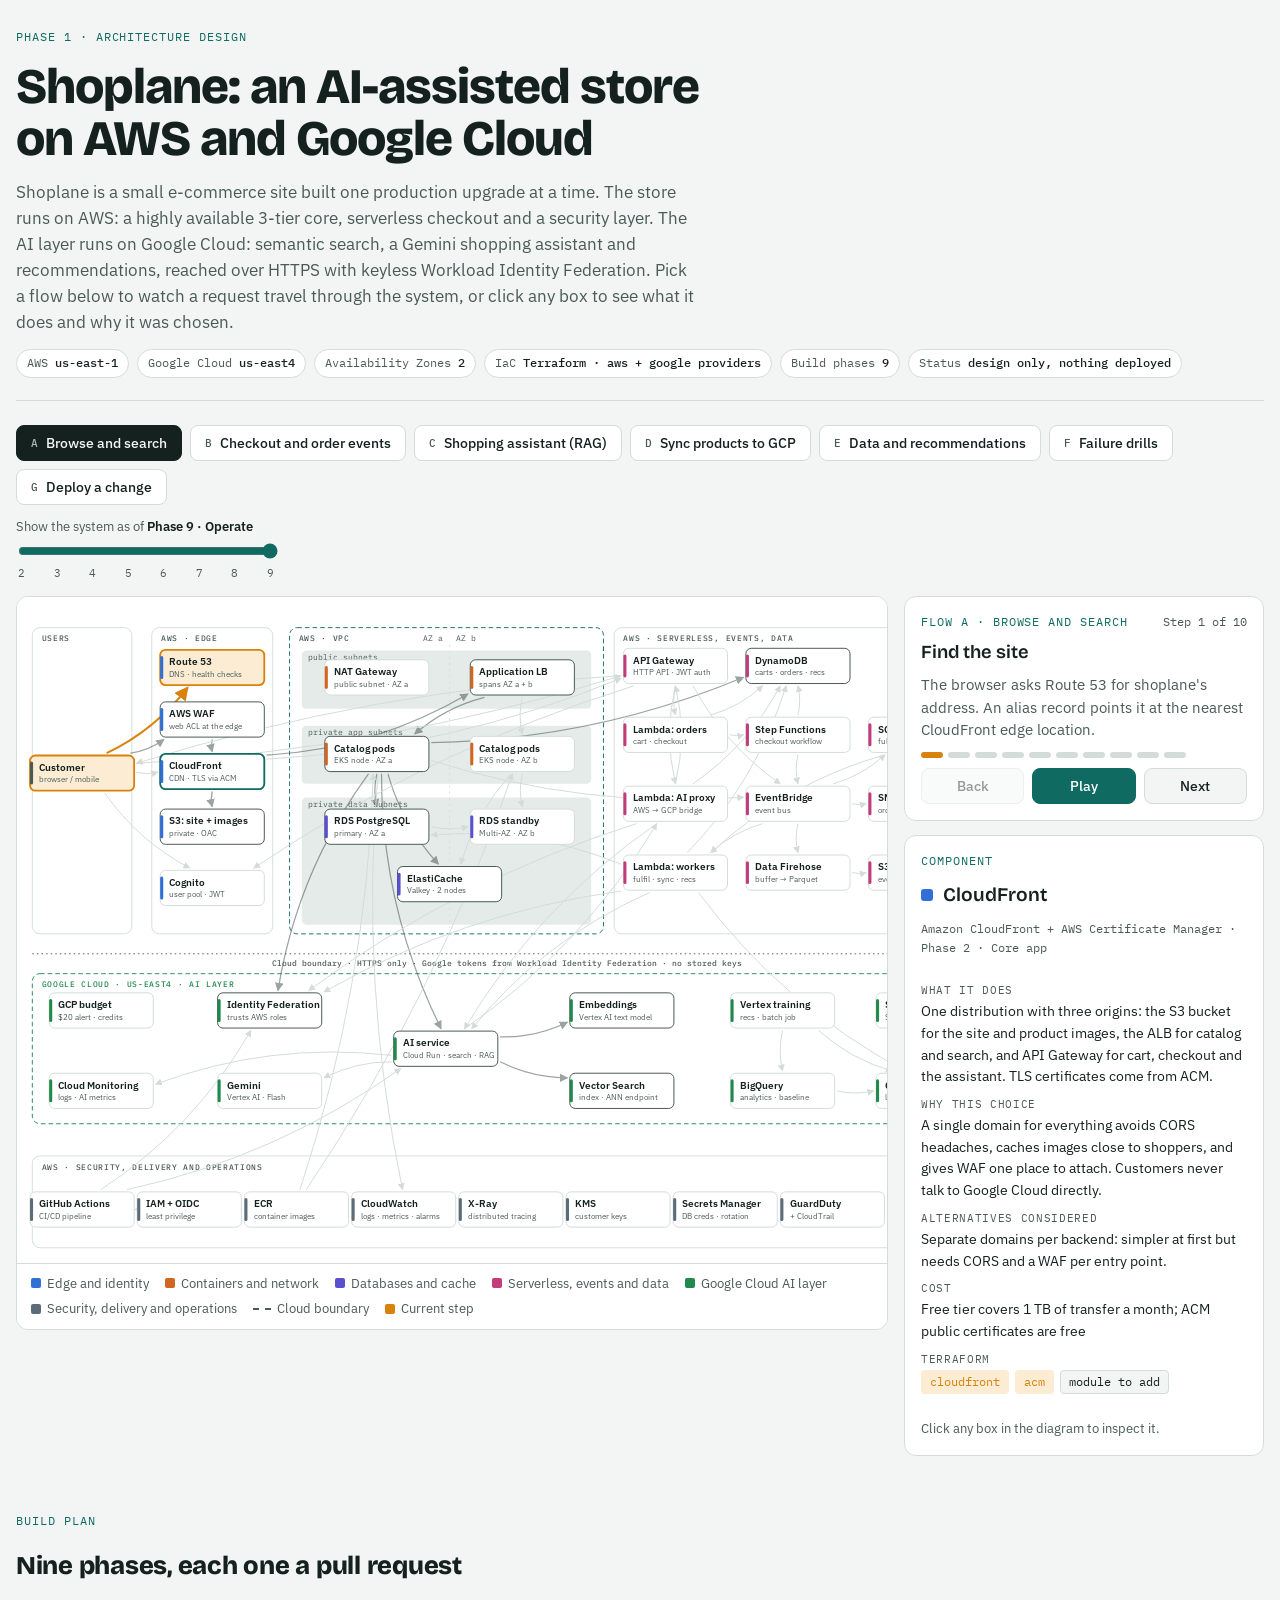
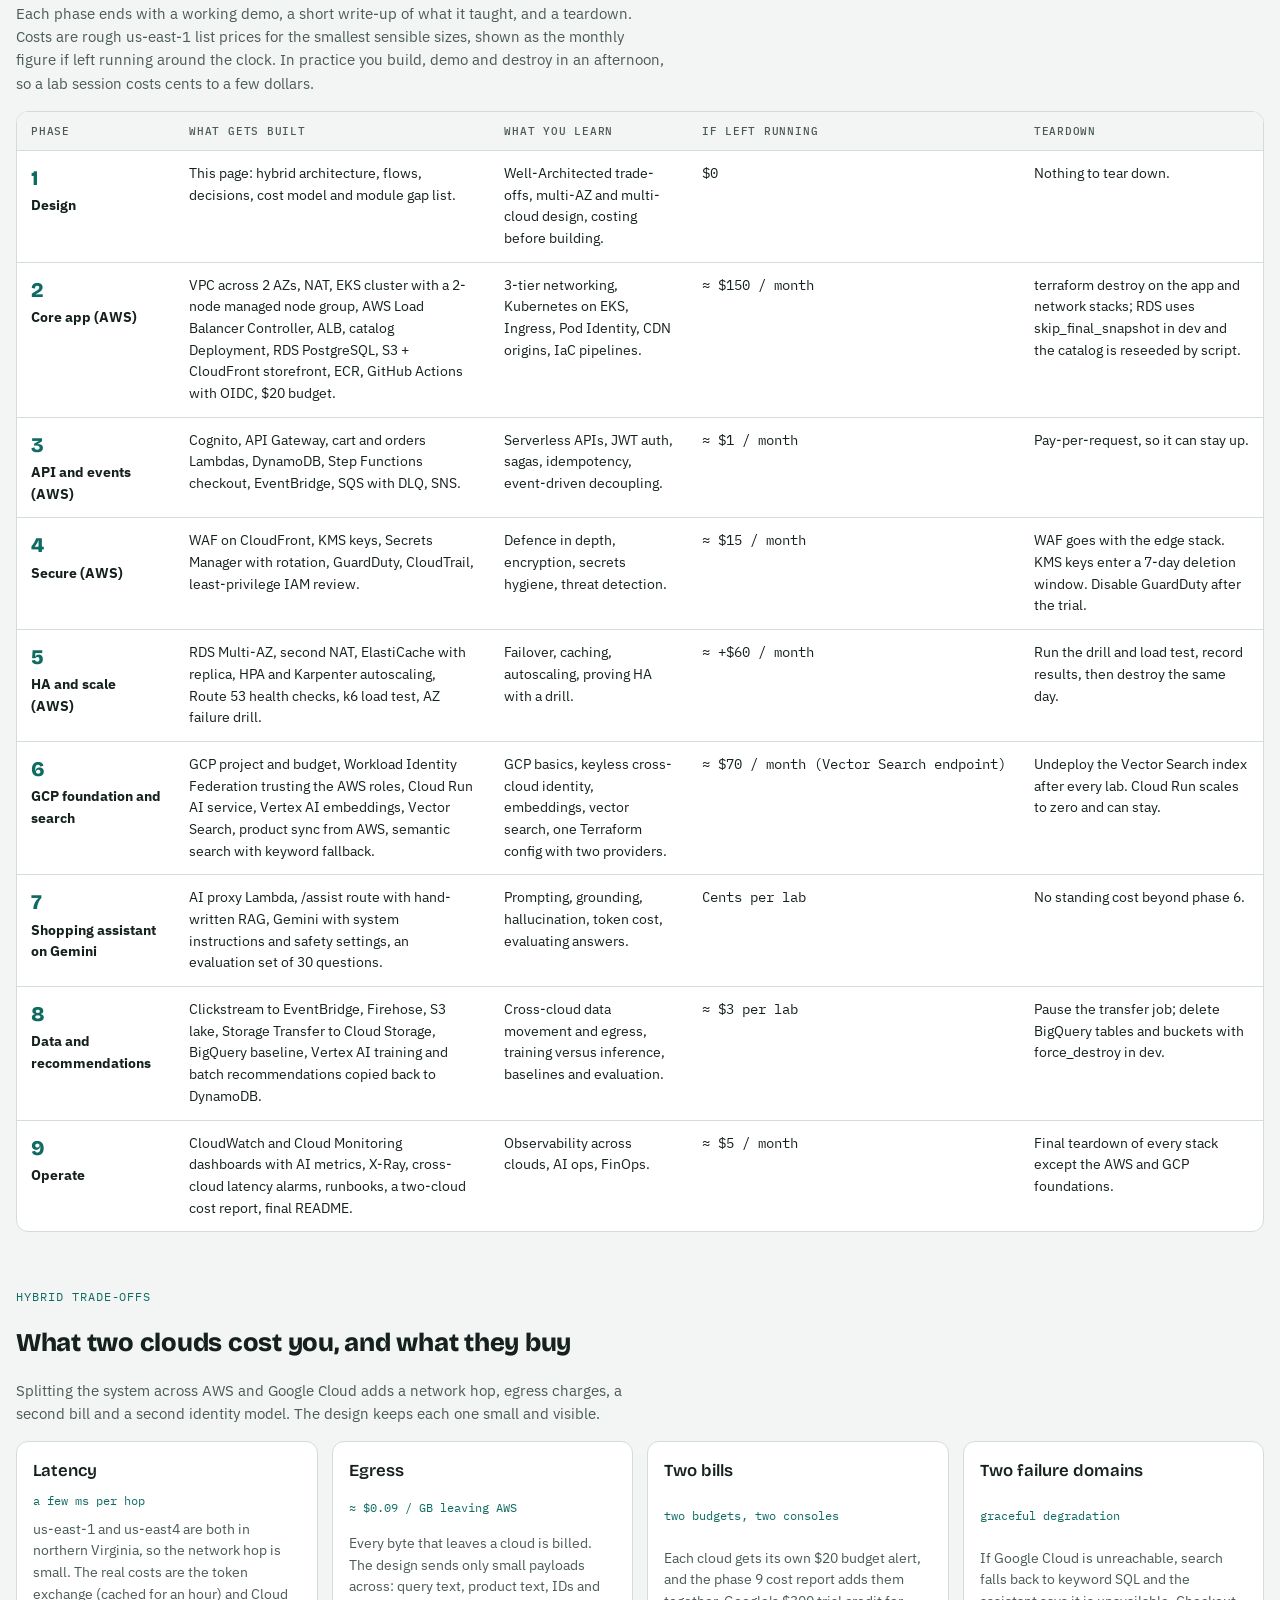
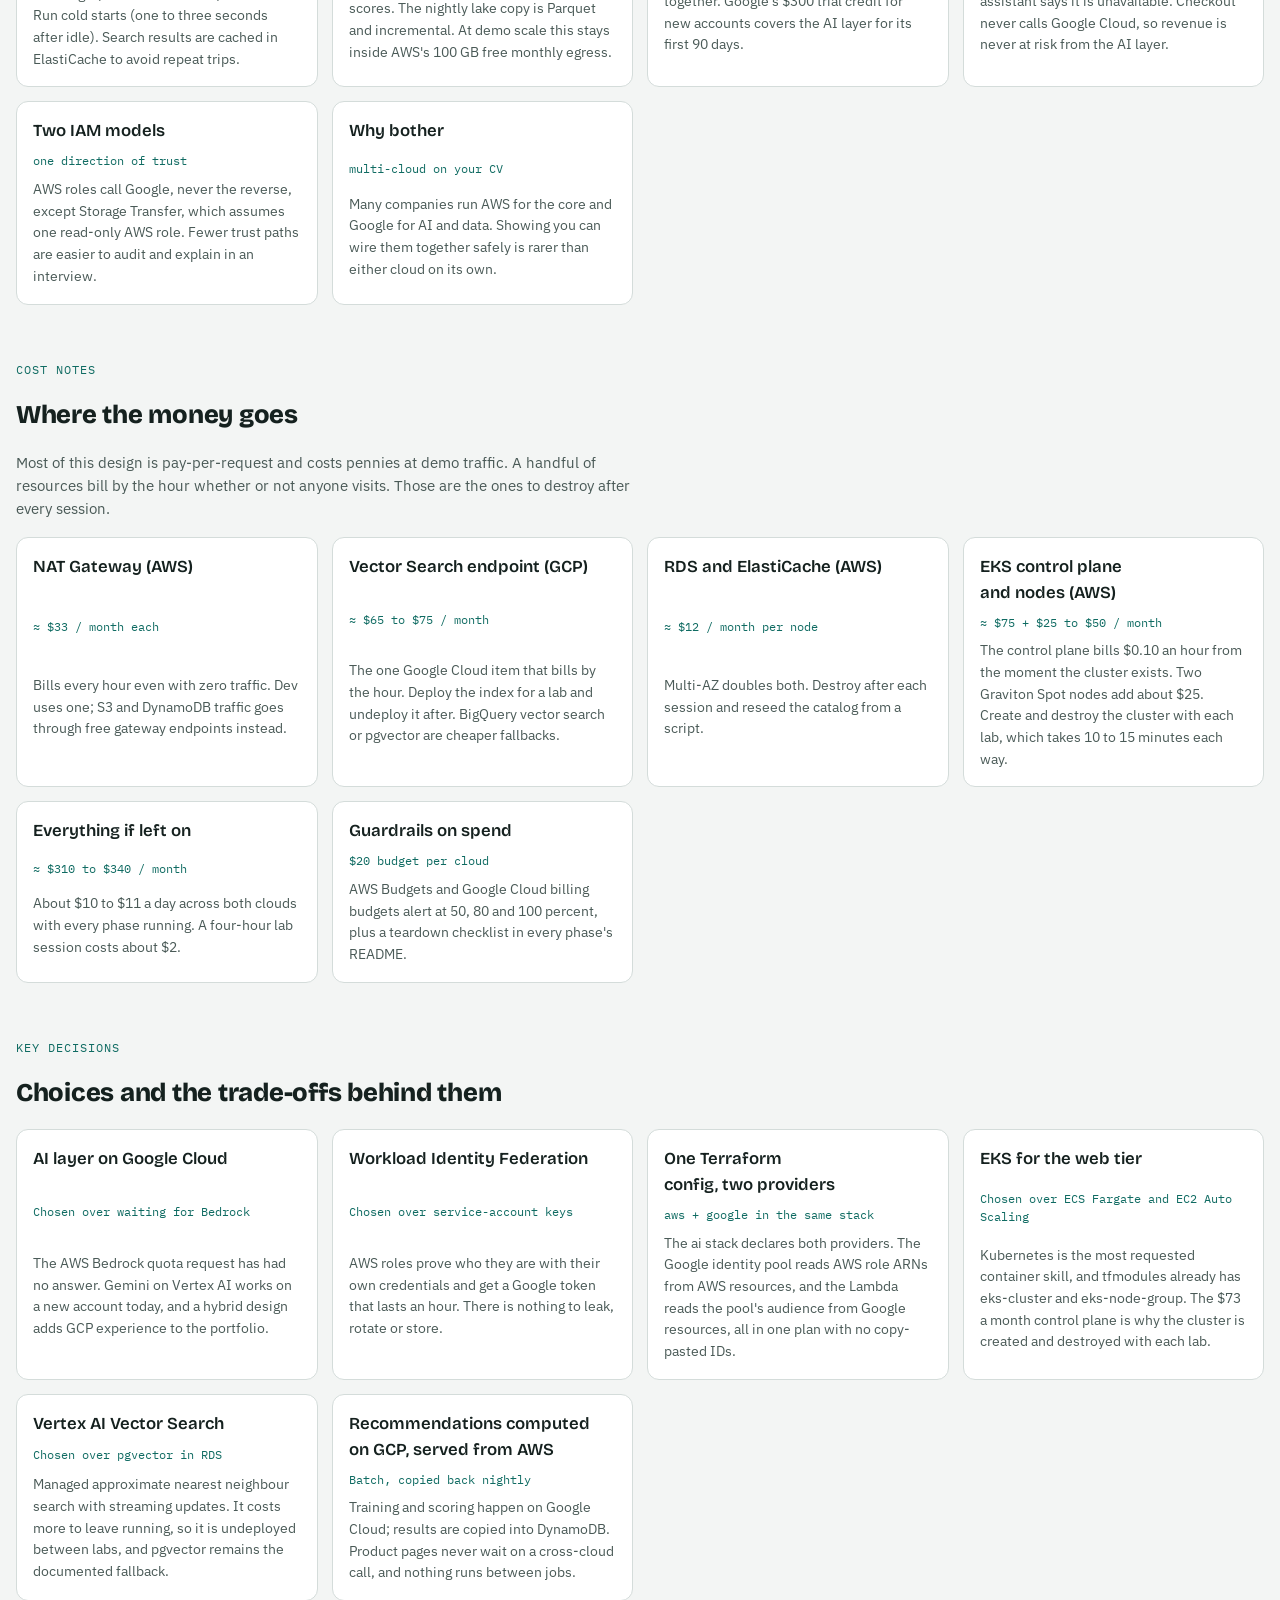
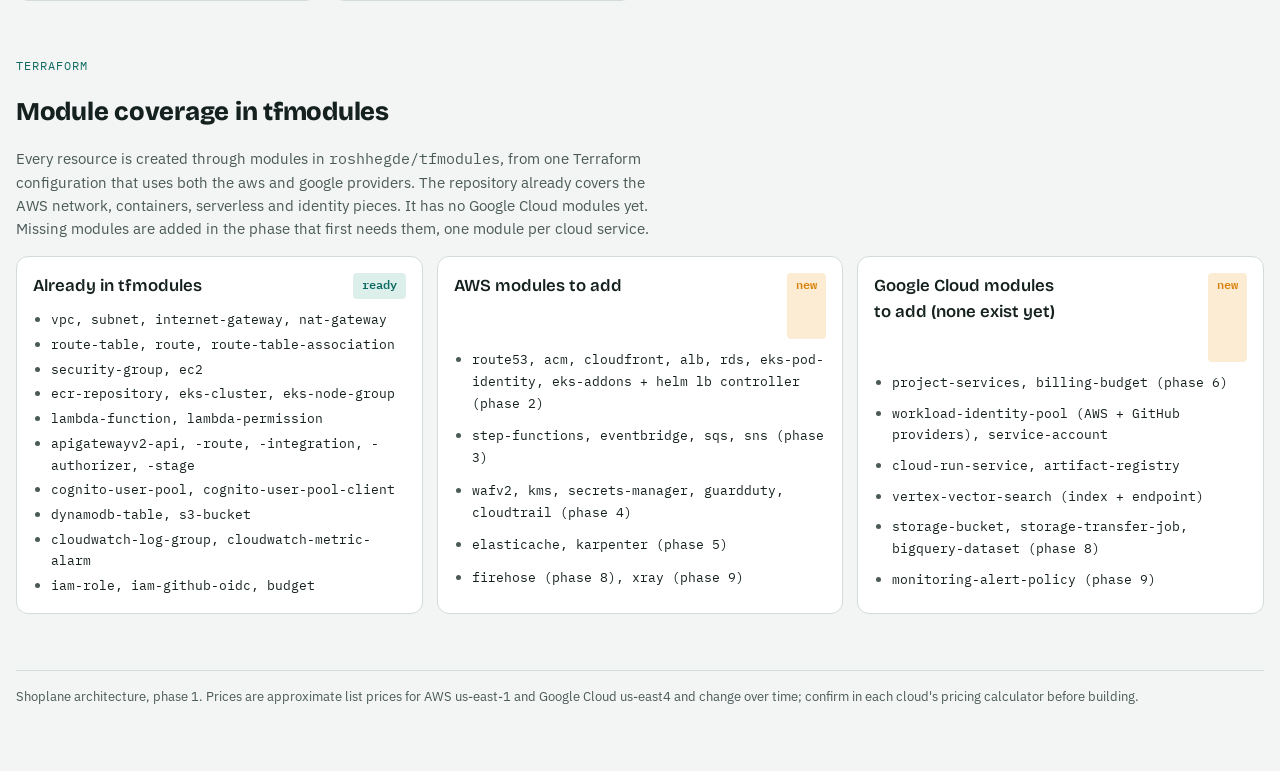
<file: docs/index.html>
<!doctype html>
<html lang="en">
<head>
<meta charset="utf-8">
<meta name="viewport" content="width=device-width, initial-scale=1, viewport-fit=cover">
<style>:root{color-scheme:light;padding-top:env(safe-area-inset-top,0px);padding-bottom:env(safe-area-inset-bottom,0px)}body{margin:0;font:14px system-ui,sans-serif}img{max-width:100%}[hidden]{display:none!important}</style>
<title>Shoplane Architecture</title>
<meta name="claude:viewport-fit-sides" content="cover">
<meta name="description" content="Interactive hybrid architecture for Shoplane: an e-commerce store on AWS with an AI layer on Google Cloud, built phase by phase with Terraform.">
<link rel="preconnect" href="https://fonts.googleapis.com">
<link rel="preconnect" href="https://fonts.gstatic.com" crossorigin>
<link rel="stylesheet" href="https://fonts.googleapis.com/css2?family=Bricolage+Grotesque:opsz,wght@12..96,600;12..96,800&family=IBM+Plex+Sans:wght@400;500;600&family=IBM+Plex+Mono:wght@400;500&display=swap">
<style>
/* Layout: a blueprint bench. Header, then a flow toolbar over a wide diagram with a narration rail beside it; reference sections below. */
:root {
  --paper: #f3f5f4;
  --sheet: #ffffff;
  --ink: #15211f;
  --ink-2: #4a5a57;
  --rule: #d4dcda;
  --grid: #e5ebe9;
  --teal: #0f6b62;
  --teal-soft: #dcefeb;
  --amber: #d9820b;
  --amber-soft: #fbecd3;
  --c-edge: #2f6fd6;
  --c-compute: #d0661f;
  --c-data: #5a4fcf;
  --c-serverless: #c23b7a;
  --c-ai: #1f8a4c;
  --c-ops: #5b6b78;
  --f-display: "Bricolage Grotesque", "Segoe UI", system-ui, sans-serif;
  --f-body: "IBM Plex Sans", "Segoe UI", system-ui, sans-serif;
  --f-mono: "IBM Plex Mono", ui-monospace, "SFMono-Regular", Menlo, monospace;
}
@media (prefers-color-scheme: dark) {
  :root:not([data-theme="light"]) {
    --paper: #0f1514; --sheet: #161e1d; --ink: #e4ecea; --ink-2: #9db0ac; --rule: #2a3735; --grid: #1c2725;
    --teal: #4cc3b4; --teal-soft: #173a36; --amber: #f2a93b; --amber-soft: #3b2c12;
    --c-edge: #6aa1ff; --c-compute: #f08a46; --c-data: #9a90ff; --c-serverless: #f070ad; --c-ai: #4cc77f; --c-ops: #95a6b3;
    color-scheme: dark;
  }
}
:root[data-theme="dark"] {
  --paper: #0f1514; --sheet: #161e1d; --ink: #e4ecea; --ink-2: #9db0ac; --rule: #2a3735; --grid: #1c2725;
  --teal: #4cc3b4; --teal-soft: #173a36; --amber: #f2a93b; --amber-soft: #3b2c12;
  --c-edge: #6aa1ff; --c-compute: #f08a46; --c-data: #9a90ff; --c-serverless: #f070ad; --c-ai: #4cc77f; --c-ops: #95a6b3;
  color-scheme: dark;
}
* { box-sizing: border-box; }
body { background: var(--paper); color: var(--ink); font-family: var(--f-body); font-size: 15px; line-height: 1.55; }
.wrap { max-width: 1440px; margin: 0 auto; padding-left: max(16px, env(safe-area-inset-left, 0px)); padding-right: max(16px, env(safe-area-inset-right, 0px)); padding-block: 28px 64px; }
h1, h2, h3 { font-family: var(--f-display); text-wrap: balance; margin: 0; }
h1 { font-size: clamp(2rem, 4.5vw, 3.1rem); font-weight: 800; letter-spacing: -0.02em; line-height: 1.05; }
h2 { font-size: 1.6rem; font-weight: 800; letter-spacing: -0.01em; }
h3 { font-size: 1.05rem; font-weight: 600; }
p { margin: 0; }
.mono { font-family: var(--f-mono); }
.eyebrow { font-family: var(--f-mono); font-size: 12px; letter-spacing: 0.08em; text-transform: uppercase; color: var(--teal); }

header.top { display: grid; gap: 14px; padding-bottom: 22px; border-bottom: 1px solid var(--rule); }
.lede { max-width: 68ch; color: var(--ink-2); font-size: 1.05rem; }
.chips { display: flex; flex-wrap: wrap; gap: 8px; }
.chip { font-family: var(--f-mono); font-size: 12px; padding: 4px 10px; border: 1px solid var(--rule); border-radius: 999px; background: var(--sheet); color: var(--ink-2); }
.chip b { color: var(--ink); font-weight: 500; }

/* Explorer */
.explorer { margin-top: 24px; display: grid; gap: 14px; }
.toolbar { display: flex; flex-wrap: wrap; gap: 12px 24px; align-items: end; justify-content: space-between; }
.flows { display: flex; flex-wrap: wrap; gap: 8px; }
.flows button { font: 500 14px var(--f-body); padding: 8px 14px; border-radius: 8px; border: 1px solid var(--rule); background: var(--sheet); color: var(--ink); cursor: pointer; display: inline-flex; align-items: center; gap: 8px; }
.flows button .k { font-family: var(--f-mono); font-size: 11px; color: var(--ink-2); }
.flows button[aria-pressed="true"] { background: var(--ink); color: var(--paper); border-color: var(--ink); }
.flows button[aria-pressed="true"] .k { color: var(--paper); opacity: .7; }
.flows button:hover { border-color: var(--teal); }
button:focus-visible, [tabindex]:focus-visible, input:focus-visible { outline: 2px solid var(--amber); outline-offset: 2px; }
.phase-ctl { display: grid; gap: 4px; min-width: 260px; }
.phase-ctl label { font-size: 13px; color: var(--ink-2); }
.phase-ctl label b { color: var(--ink); font-weight: 600; }
.phase-ctl input { width: 100%; accent-color: var(--teal); }
.ticks { display: flex; justify-content: space-between; font-family: var(--f-mono); font-size: 11px; color: var(--ink-2); padding: 0 2px; }

.bench { display: grid; grid-template-columns: minmax(0, 1fr) 360px; gap: 16px; align-items: start; }
.stage { background: var(--sheet); border: 1px solid var(--rule); border-radius: 12px; overflow-x: auto; min-width: 0; }
.stage svg { display: block; width: 100%; min-width: 980px; height: auto; }
.rail { display: grid; gap: 14px; min-width: 0; position: sticky; top: calc(env(safe-area-inset-top, 0px) + 12px); }
.card { background: var(--sheet); border: 1px solid var(--rule); border-radius: 12px; padding: 16px; display: grid; gap: 10px; min-width: 0; }
.step-head { display: flex; justify-content: space-between; align-items: baseline; gap: 8px; }
.step-count { white-space: nowrap; font-family: var(--f-mono); font-size: 12px; color: var(--ink-2); font-variant-numeric: tabular-nums; }
.step-title { font-family: var(--f-display); font-weight: 600; font-size: 1.15rem; line-height: 1.25; }
.step-body { color: var(--ink-2); font-size: 14.5px; }
.controls { display: flex; gap: 8px; }
.controls button { flex: 1; font: 500 14px var(--f-body); padding: 8px 10px; border-radius: 8px; border: 1px solid var(--rule); background: var(--paper); color: var(--ink); cursor: pointer; }
.controls button.primary { background: var(--teal); color: var(--sheet); border-color: var(--teal); }
.controls button:disabled { opacity: .45; cursor: default; }
.dots { display: flex; flex-wrap: wrap; gap: 5px; }
.dots button { width: 22px; height: 6px; border-radius: 3px; border: 0; padding: 0; background: var(--rule); cursor: pointer; }
.dots button.on { background: var(--amber); }
.dots button.done { background: var(--teal); }

.comp-title { display: flex; align-items: center; gap: 10px; }
.swatch { width: 12px; height: 12px; border-radius: 3px; flex: none; }
.comp-title h3 { font-size: 1.2rem; }
.comp-svc { font-family: var(--f-mono); font-size: 12px; color: var(--ink-2); }
.kv { display: grid; gap: 8px; }
.kv div { display: grid; gap: 2px; }
.kv dt { font-family: var(--f-mono); font-size: 11px; letter-spacing: .06em; text-transform: uppercase; color: var(--ink-2); }
.kv dd { margin: 0; font-size: 14px; }
.tags { display: flex; flex-wrap: wrap; gap: 6px; }
.tag { font-family: var(--f-mono); font-size: 11.5px; padding: 2px 8px; border-radius: 4px; background: var(--paper); border: 1px solid var(--rule); }
.tag.have { background: var(--teal-soft); border-color: transparent; color: var(--teal); }
.tag.gap { background: var(--amber-soft); border-color: transparent; color: var(--amber); }
.hint { font-size: 13px; color: var(--ink-2); }

/* SVG */
.zone rect { fill: none; stroke: var(--rule); stroke-width: 1.2; }
.zone.vpc rect { stroke: var(--teal); stroke-dasharray: 6 4; }
.zone text { font: 500 11px var(--f-mono); letter-spacing: .08em; fill: var(--ink-2); text-transform: uppercase; }
.az line { stroke: var(--rule); stroke-dasharray: 3 5; }
.zone.gcp rect { stroke: var(--c-ai); stroke-dasharray: 6 4; }
.zone.gcp text { fill: var(--c-ai); }
.boundary line { stroke: var(--ink-2); stroke-width: 1.2; stroke-dasharray: 2 4; }
.boundary text { font: 500 11px var(--f-mono); fill: var(--ink-2); }
.az text, .subnet text { font: 400 10.5px var(--f-mono); fill: var(--ink-2); }
.subnet rect { fill: var(--grid); stroke: none; }
.edge { fill: none; stroke: var(--rule); stroke-width: 1.3; transition: stroke .2s, opacity .2s; }
.edge.inflow { stroke: var(--ink-2); stroke-width: 1.6; opacity: .55; }
.edge.active { stroke: var(--amber); stroke-width: 2.6; opacity: 1; }
.edge.dim { opacity: .12; }
.node { cursor: pointer; transition: opacity .2s; }
.node rect.box { fill: var(--sheet); stroke: var(--rule); stroke-width: 1.3; }
.node.later rect.box { stroke-dasharray: 5 4; }
.node .lbl { font: 600 12.5px var(--f-body); fill: var(--ink); }
.node .sub { font: 400 10.5px var(--f-body); fill: var(--ink-2); }
.node.inflow rect.box { stroke: var(--ink-2); }
.node.active rect.box { stroke: var(--amber); stroke-width: 2.4; fill: var(--amber-soft); }
.node.selected rect.box { stroke: var(--teal); stroke-width: 2.4; }
.node.dim { opacity: .2; }
.node:hover rect.box { stroke: var(--teal); }
.pulse { fill: var(--amber); }
.legend { display: flex; flex-wrap: wrap; gap: 6px 16px; font-size: 12.5px; color: var(--ink-2); padding: 10px 14px; border-top: 1px solid var(--rule); }
.legend span { display: inline-flex; align-items: center; gap: 6px; }
.legend i { width: 10px; height: 10px; border-radius: 2px; display: inline-block; }
.legend .dash { width: 18px; height: 0; border-top: 2px dashed var(--ink-2); border-radius: 0; }

/* Reference sections */
section.ref { margin-top: 56px; display: grid; gap: 16px; }
section.ref > p { max-width: 72ch; color: var(--ink-2); }
.table-wrap { overflow-x: auto; border: 1px solid var(--rule); border-radius: 12px; background: var(--sheet); }
table { border-collapse: collapse; width: 100%; min-width: 860px; font-size: 14px; }
th, td { text-align: left; vertical-align: top; padding: 12px 14px; border-bottom: 1px solid var(--rule); }
th { font: 500 11px var(--f-mono); letter-spacing: .07em; text-transform: uppercase; color: var(--ink-2); background: var(--paper); }
tr:last-child td { border-bottom: 0; }
td.num { font-family: var(--f-mono); font-variant-numeric: tabular-nums; white-space: nowrap; }
td .ph { font-family: var(--f-display); font-weight: 800; font-size: 1.3rem; color: var(--teal); }
td.wait { color: var(--amber); }
.grid2 { display: grid; grid-template-columns: repeat(auto-fit, minmax(300px, 1fr)); gap: 14px; }
.decision { background: var(--sheet); border: 1px solid var(--rule); border-radius: 12px; padding: 16px; display: grid; gap: 8px; }
.decision .pick { font-family: var(--f-mono); font-size: 12px; color: var(--teal); }
.decision p { font-size: 14px; color: var(--ink-2); }
.modlist { display: grid; grid-template-columns: repeat(auto-fit, minmax(300px, 1fr)); gap: 14px; }
.modlist .card h3 { display: flex; justify-content: space-between; gap: 8px; }
.modlist ul { margin: 0; padding-left: 18px; font-size: 14px; color: var(--ink-2); display: grid; gap: 3px; }
.modlist code { font-family: var(--f-mono); font-size: 12.5px; color: var(--ink); }
footer { margin-top: 56px; padding-top: 16px; border-top: 1px solid var(--rule); font-size: 13px; color: var(--ink-2); }

@media (max-width: 1100px) {
  .bench { grid-template-columns: 1fr; }
  .rail { position: static; grid-template-columns: repeat(auto-fit, minmax(300px, 1fr)); }
}
@media (prefers-reduced-motion: reduce) { * { transition: none !important; } }
</style>
</head>
<body>
<div class="wrap">
  <header class="top">
    <span class="eyebrow">Phase 1 · Architecture design</span>
    <h1>Shoplane: an AI-assisted store on AWS and Google Cloud</h1>
    <p class="lede">Shoplane is a small e-commerce site built one production upgrade at a time. The store runs on AWS: a highly available 3-tier core, serverless checkout and a security layer. The AI layer runs on Google Cloud: semantic search, a Gemini shopping assistant and recommendations, reached over HTTPS with keyless Workload Identity Federation. Pick a flow below to watch a request travel through the system, or click any box to see what it does and why it was chosen.</p>
    <div class="chips">
      <span class="chip">AWS <b>us-east-1</b></span><span class="chip">Google Cloud <b>us-east4</b></span>
      <span class="chip">Availability Zones <b>2</b></span>
      <span class="chip">IaC <b>Terraform · aws + google providers</b></span>
      <span class="chip">Build phases <b>9</b></span>
      <span class="chip">Status <b>design only, nothing deployed</b></span>
    </div>
  </header>

  <div class="explorer">
    <div class="toolbar">
      <div class="flows" id="flows" role="group" aria-label="Request flows"></div>
      <div class="phase-ctl">
        <label for="phase">Show the system as of <b id="phaseName">Phase 9 · Operate</b></label>
        <input type="range" id="phase" min="2" max="9" step="1" value="9">
        <div class="ticks"><span>2</span><span>3</span><span>4</span><span>5</span><span>6</span><span>7</span><span>8</span><span>9</span></div>
      </div>
    </div>

    <div class="bench">
      <div class="stage">
        <svg id="diagram" viewBox="0 0 1280 870" role="img" aria-label="Shoplane architecture diagram"></svg>
        <div class="legend" id="legend"></div>
      </div>
      <aside class="rail">
        <div class="card" aria-live="polite">
          <div class="step-head"><span class="eyebrow" id="flowName">Flow</span><span class="step-count" id="stepCount"></span></div>
          <div class="step-title" id="stepTitle"></div>
          <p class="step-body" id="stepBody"></p>
          <div class="dots" id="dots"></div>
          <div class="controls">
            <button type="button" id="prev">Back</button>
            <button type="button" id="play" class="primary">Play</button>
            <button type="button" id="next">Next</button>
          </div>
        </div>
        <div class="card" id="comp"></div>
      </aside>
    </div>
  </div>

  <section class="ref" id="roadmap">
    <span class="eyebrow">Build plan</span>
    <h2>Nine phases, each one a pull request</h2>
    <p>Each phase ends with a working demo, a short write-up of what it taught, and a teardown. Costs are rough us-east-1 list prices for the smallest sensible sizes, shown as the monthly figure if left running around the clock. In practice you build, demo and destroy in an afternoon, so a lab session costs cents to a few dollars.</p>
    <div class="table-wrap"><table id="phaseTable">
      <thead><tr><th>Phase</th><th>What gets built</th><th>What you learn</th><th>If left running</th><th>Teardown</th></tr></thead>
      <tbody></tbody>
    </table></div>
  </section>

  <section class="ref" id="tradeoffs">
    <span class="eyebrow">Hybrid trade-offs</span>
    <h2>What two clouds cost you, and what they buy</h2>
    <p>Splitting the system across AWS and Google Cloud adds a network hop, egress charges, a second bill and a second identity model. The design keeps each one small and visible.</p>
    <div class="grid2" id="tradeCards"></div>
  </section>

  <section class="ref" id="costs">
    <span class="eyebrow">Cost notes</span>
    <h2>Where the money goes</h2>
    <p>Most of this design is pay-per-request and costs pennies at demo traffic. A handful of resources bill by the hour whether or not anyone visits. Those are the ones to destroy after every session.</p>
    <div class="grid2" id="costCards"></div>
  </section>

  <section class="ref" id="decisions">
    <span class="eyebrow">Key decisions</span>
    <h2>Choices and the trade-offs behind them</h2>
    <div class="grid2" id="decisionCards"></div>
  </section>

  <section class="ref" id="modules">
    <span class="eyebrow">Terraform</span>
    <h2>Module coverage in tfmodules</h2>
    <p>Every resource is created through modules in <span class="mono">roshhegde/tfmodules</span>, from one Terraform configuration that uses both the aws and google providers. The repository already covers the AWS network, containers, serverless and identity pieces. It has no Google Cloud modules yet. Missing modules are added in the phase that first needs them, one module per cloud service.</p>
    <div class="modlist" id="modCards"></div>
  </section>

  <footer>Shoplane architecture, phase 1. Prices are approximate list prices for AWS us-east-1 and Google Cloud us-east4 and change over time; confirm in each cloud's pricing calculator before building.</footer>
</div>

<script>
const CAT = {
  edge: { name: "Edge and identity", v: "--c-edge" },
  compute: { name: "Containers and network", v: "--c-compute" },
  data: { name: "Databases and cache", v: "--c-data" },
  serverless: { name: "Serverless, events and data", v: "--c-serverless" },
  gcp: { name: "Google Cloud AI layer", v: "--c-ai" },
  ops: { name: "Security, delivery and operations", v: "--c-ops" },
  client: { name: "People", v: "--ink-2" }
};
const PHASES = {
  2: "Core app", 3: "API and events", 4: "Secure", 5: "HA and scale",
  6: "GCP foundation and search", 7: "Shopping assistant on Gemini", 8: "Data and recommendations", 9: "Operate"
};

const N = [
  { id: "user", x: 85, y: 230, cat: "client", phase: 2, label: "Customer", sub: "browser / mobile",
    svc: "Not a cloud service",
    what: "A shopper browsing the catalog, searching, chatting with the assistant and checking out.",
    why: "Every flow starts here. Thinking from the customer's side keeps the design honest about latency and failure: they only see the page load or not.",
    mod: null, cost: "None" },

  { id: "r53", x: 255, y: 92, cat: "edge", phase: 2, label: "Route 53", sub: "DNS · health checks",
    svc: "Amazon Route 53",
    what: "Hosts the shoplane domain and answers DNS queries with an alias record that points to CloudFront. In phase 5 it gains health checks for failover.",
    why: "Alias records to CloudFront are free to query and resolve at the apex domain, which a plain CNAME can't do.",
    alt: "Registrar DNS: fewer moving parts, but no health checks or alias records.",
    mod: { s: "gap", n: "route53" }, cost: "$0.50 per hosted zone per month, $0.50 per health check" },

  { id: "waf", x: 255, y: 160, cat: "edge", phase: 4, label: "AWS WAF", sub: "web ACL at the edge",
    svc: "AWS WAF v2",
    what: "Inspects every request at the edge: AWS managed rules for common exploits and SQL injection, a per-IP rate limit, and a stricter limit and body-size cap on the AI assistant endpoint.",
    why: "Attached to CloudFront it blocks bad traffic before it reaches the ALB, API Gateway or a paid Gemini call. The AI endpoint gets its own rules because each request costs real money.",
    alt: "Shield Advanced for DDoS cost protection; too expensive ($3,000 a month) for a portfolio project. Shield Standard is on by default and free.",
    mod: { s: "gap", n: "wafv2" }, cost: "About $5 per web ACL plus $1 per rule per month, and $0.60 per million requests" },

  { id: "cf", x: 255, y: 228, cat: "edge", phase: 2, label: "CloudFront", sub: "CDN · TLS via ACM",
    svc: "Amazon CloudFront + AWS Certificate Manager",
    what: "One distribution with three origins: the S3 bucket for the site and product images, the ALB for catalog and search, and API Gateway for cart, checkout and the assistant. TLS certificates come from ACM.",
    why: "A single domain for everything avoids CORS headaches, caches images close to shoppers, and gives WAF one place to attach. Customers never talk to Google Cloud directly.",
    alt: "Separate domains per backend: simpler at first but needs CORS and a WAF per entry point.",
    mod: { s: "gap", n: "cloudfront, acm" }, cost: "Free tier covers 1 TB of transfer a month; ACM public certificates are free" },

  { id: "s3web", x: 255, y: 300, cat: "edge", phase: 2, label: "S3: site + images", sub: "private · OAC",
    svc: "Amazon S3",
    what: "Holds the built single-page storefront and product images. The bucket stays private and only CloudFront can read it, through Origin Access Control.",
    why: "Static files don't need servers. Serving them from S3 behind CloudFront is cheap and scales without any work.",
    mod: { s: "have", n: "s3-bucket" }, cost: "Cents per month at this size" },

  { id: "cognito", x: 255, y: 380, cat: "edge", phase: 3, label: "Cognito", sub: "user pool · JWT",
    svc: "Amazon Cognito",
    what: "Customer sign-up and sign-in. Issues JWTs that API Gateway checks before cart, checkout or assistant calls reach Lambda.",
    why: "Managed auth with no password storage to secure yourself, and the JWT authorizer on API Gateway needs no custom code. Same pattern as the job tracker project.",
    mod: { s: "have", n: "cognito-user-pool, cognito-user-pool-client" }, cost: "Free up to 10,000 monthly active users on the Lite tier" },

  { id: "nat", x: 470, y: 105, cat: "compute", phase: 2, label: "NAT Gateway", sub: "public subnet · AZ a",
    svc: "Amazon VPC NAT Gateway",
    what: "Lets tasks in private subnets reach the internet for outbound calls, including the HTTPS calls to Google Cloud, without being reachable from it. Gateway endpoints carry S3 and DynamoDB traffic for free instead.",
    why: "Private subnets with no inbound route are the baseline for a 3-tier design. One NAT in dev saves about $33 a month; phase 5 adds a second so losing AZ a doesn't cut off AZ b.",
    alt: "Interface VPC endpoints for ECR, Secrets Manager and CloudWatch: about $7 per endpoint per AZ, so a NAT is cheaper until you need several.",
    mod: { s: "have", n: "vpc, subnet, nat-gateway, route-table, route" }, cost: "About $33 a month plus $0.045 per GB. The single most expensive idle item on AWS." },

  { id: "alb", x: 660, y: 105, cat: "compute", phase: 2, label: "Application LB", sub: "spans AZ a + b",
    svc: "Elastic Load Balancing (ALB)",
    what: "Receives catalog and search traffic from CloudFront and spreads it across healthy catalog pods in both AZs. The AWS Load Balancer Controller running in the cluster creates it from a Kubernetes Ingress and registers pod IPs directly as targets.",
    why: "The ALB is what makes the web tier highly available: it lives in two AZs and only sends traffic to pods that pass health checks. A security group lets in only CloudFront's managed prefix list.",
    alt: "API Gateway in front of everything: works, but ALB to containers is the classic 3-tier pattern recruiters expect to see.",
    mod: { s: "gap", n: "alb" }, cost: "About $16 a month plus load balancer capacity units" },

  { id: "ecsA", x: 470, y: 205, cat: "compute", phase: 2, label: "Catalog pods", sub: "EKS node · AZ a",
    svc: "Amazon EKS (managed node group, image in ECR)",
    what: "A small containerised API (Python FastAPI) for product listing, product pages and search. For a search it asks the AI service on Google Cloud for matching product IDs, then loads those products from Postgres.",
    why: "Kubernetes is what most job ads ask for, and your tfmodules already have eks-cluster and eks-node-group. A Deployment with a topology spread constraint keeps pods in both AZs. EKS Pod Identity gives the pods their own AWS role, which Google's federation trusts. If Google Cloud is slow or down, search falls back to a plain SQL keyword search.",
    alt: "ECS Fargate: cheaper to leave running and less to manage, but less in demand. EC2 Auto Scaling group: the textbook SAA answer.",
    learn: "Kubernetes on AWS: Deployments, Services, Ingress, Pod Identity, probes, HPA, node scaling.",
    mod: { s: "have", n: "eks-cluster, eks-node-group" }, cost: "Control plane $0.10 an hour (about $73 a month), plus nodes" },

  { id: "ecsB", x: 660, y: 205, cat: "compute", phase: 2, label: "Catalog pods", sub: "EKS node · AZ b",
    svc: "Amazon EKS managed node group",
    what: "The second node of the managed node group, in the other Availability Zone, running more catalog pods. Kubernetes keeps the desired replica count and reschedules pods that fail.",
    why: "If AZ a has a bad day, these pods keep serving while Kubernetes reschedules the rest. Phase 5 adds a Horizontal Pod Autoscaler for pods and Karpenter or Cluster Autoscaler for nodes.",
    alt: "Graviton Spot nodes keep the bill down; a PodDisruptionBudget keeps at least one pod up during Spot interruptions.",
    mod: { s: "have", n: "eks-node-group" }, cost: "About $12 a month per t4g.medium on Spot, about $25 On-Demand" },

  { id: "rdsP", x: 470, y: 300, cat: "data", phase: 2, label: "RDS PostgreSQL", sub: "primary · AZ a",
    svc: "Amazon RDS for PostgreSQL",
    what: "Source of truth for products, prices, inventory and FAQ articles. Every product change is also published as an event so the AI layer on Google Cloud can re-embed it.",
    why: "Relational data with real constraints. The vectors now live in Vertex AI Vector Search, so Postgres stays a plain transactional database and also serves the keyword-search fallback.",
    alt: "Aurora Serverless v2: faster failover, higher minimum cost. pgvector in this database: cheaper than Vector Search, kept as the fallback option if GCP costs run high.",
    mod: { s: "gap", n: "rds (instance, subnet group, parameter group)" }, cost: "About $12 a month for db.t4g.micro single-AZ, plus about $2.30 for 20 GB" },

  { id: "rdsS", x: 660, y: 300, cat: "data", phase: 5, label: "RDS standby", sub: "Multi-AZ · AZ b",
    svc: "Amazon RDS Multi-AZ",
    what: "A synchronous standby copy of the database in AZ b. If the primary fails, RDS flips the DNS name to the standby, usually within one to two minutes.",
    why: "This is the data-tier half of high availability. It is not a read replica: it serves no traffic until a failover.",
    alt: "Read replicas for scaling reads; a later option once the cache isn't enough.",
    mod: { s: "gap", n: "rds (multi_az = true)" }, cost: "Doubles the instance cost, about +$12 a month" },

  { id: "cache", x: 565, y: 375, cat: "data", phase: 5, label: "ElastiCache", sub: "Valkey · 2 nodes",
    svc: "Amazon ElastiCache (Valkey)",
    what: "Caches product pages, category listings and recent search results, so most reads never touch Postgres or cross to Google Cloud.",
    why: "Product data is read far more than it is written. Caching search results also cuts cross-cloud calls, which saves latency and egress.",
    alt: "CloudFront caching of API responses: helps for anonymous pages, less so for personalised ones.",
    mod: { s: "gap", n: "elasticache" }, cost: "About $12 a month per cache.t4g.micro node" },

  { id: "apigw", x: 860, y: 90, cat: "serverless", phase: 3, label: "API Gateway", sub: "HTTP API · JWT auth",
    svc: "Amazon API Gateway (HTTP API)",
    what: "Front door for cart, checkout, the assistant and clickstream events. Validates Cognito JWTs, throttles, and routes each path to a Lambda function or straight to EventBridge.",
    why: "Spiky, transactional endpoints fit pay-per-request serverless. The job tracker already uses these modules, so this phase reuses proven code.",
    mod: { s: "have", n: "apigatewayv2-api, -route, -integration, -authorizer, -stage" }, cost: "$1 per million requests" },

  { id: "lOrders", x: 860, y: 180, cat: "serverless", phase: 3, label: "Lambda: orders", sub: "cart · checkout",
    svc: "AWS Lambda",
    what: "Adds and removes cart items, then starts the checkout workflow when the customer places an order.",
    why: "Short, stateless handlers that only run when someone shops. Idempotency keys stop a double-click from creating two orders.",
    mod: { s: "have", n: "lambda-function, lambda-permission" }, cost: "Free tier covers 1 million requests a month" },

  { id: "lAssist", x: 860, y: 270, cat: "serverless", phase: 7, label: "Lambda: AI proxy", sub: "AWS → GCP bridge",
    svc: "AWS Lambda",
    what: "Receives assistant requests after API Gateway has checked the customer's JWT, adds the recent chat history from DynamoDB, then calls the AI service on Cloud Run with a short-lived Google token.",
    why: "Customer auth, rate limits and chat history stay on AWS where the customer account lives. Google Cloud only ever sees a signed call from one AWS role, never a customer token.",
    learn: "How one cloud calls another without secrets: AWS credentials are exchanged for a Google token through Workload Identity Federation.",
    mod: { s: "have", n: "lambda-function" }, cost: "Pennies; the Gemini call is the real cost" },

  { id: "lWorkers", x: 860, y: 360, cat: "serverless", phase: 3, label: "Lambda: workers", sub: "fulfil · sync · recs",
    svc: "AWS Lambda",
    what: "Background jobs: process fulfilment messages from SQS, push changed products to Google Cloud for re-embedding (phase 6), and load the nightly recommendations from Cloud Storage into DynamoDB (phase 8).",
    why: "Work the customer shouldn't wait for happens asynchronously, with retries and a dead-letter queue. All cross-cloud calls start from AWS, so identity only has to be trusted in one direction.",
    mod: { s: "have", n: "lambda-function" }, cost: "Pennies" },

  { id: "ddb", x: 1020, y: 90, cat: "serverless", phase: 3, label: "DynamoDB", sub: "carts · orders · recs",
    svc: "Amazon DynamoDB",
    what: "On-demand tables: carts and chat sessions (with TTL so abandoned ones expire), orders keyed by customer, and the recommendations copied back from Google Cloud each night.",
    why: "Key-value access at any scale and it costs nothing when idle. Serving recommendations from here means product pages never wait on a cross-cloud call.",
    mod: { s: "have", n: "dynamodb-table" }, cost: "Cents at demo traffic" },

  { id: "sfn", x: 1020, y: 180, cat: "serverless", phase: 3, label: "Step Functions", sub: "checkout workflow",
    svc: "AWS Step Functions",
    what: "Orchestrates checkout: validate the cart, reserve stock, take a mock payment, confirm the order, and roll back the reservation if payment fails.",
    why: "A saga with compensating steps is easier to reason about as a visible state machine than as nested Lambda calls, and every execution is auditable.",
    mod: { s: "gap", n: "step-functions" }, cost: "4,000 state transitions a month free" },

  { id: "eb", x: 1020, y: 270, cat: "serverless", phase: 3, label: "EventBridge", sub: "event bus",
    svc: "Amazon EventBridge",
    what: "Carries OrderPlaced, ProductUpdated and clickstream events. Rules fan each event out to the queue, the notification topic, the product-sync worker and the data lake.",
    why: "Producers don't need to know who listens. Adding the Google Cloud sync in phase 6 is a new rule, not a code change.",
    mod: { s: "gap", n: "eventbridge" }, cost: "$1 per million events" },

  { id: "sqs", x: 1180, y: 180, cat: "serverless", phase: 3, label: "SQS", sub: "fulfilment + DLQ",
    svc: "Amazon SQS",
    what: "Buffers fulfilment work. Messages that fail three times land in a dead-letter queue with an alarm on it.",
    why: "Decouples order placement from fulfilment so a slow downstream never blocks checkout.",
    mod: { s: "gap", n: "sqs" }, cost: "First million requests a month free" },

  { id: "sns", x: 1180, y: 270, cat: "serverless", phase: 3, label: "SNS", sub: "order emails",
    svc: "Amazon SNS",
    what: "Sends the order confirmation email to the customer and an alert to the store owner.",
    why: "Simple fan-out notifications with no servers. Can be swapped for SES later for branded email.",
    mod: { s: "gap", n: "sns" }, cost: "Pennies" },

  { id: "firehose", x: 1020, y: 360, cat: "serverless", phase: 8, label: "Data Firehose", sub: "buffer → Parquet",
    svc: "Amazon Data Firehose",
    what: "Buffers clickstream and order events from EventBridge, converts them to Parquet and writes date-partitioned files to the S3 data lake.",
    why: "Managed streaming ingestion with no consumers to write or scale. Parquet keeps the files small, which matters because they are copied to Google Cloud.",
    mod: { s: "gap", n: "firehose" }, cost: "About $0.03 per GB ingested" },

  { id: "s3lake", x: 1180, y: 360, cat: "serverless", phase: 8, label: "S3 data lake", sub: "events · Parquet",
    svc: "Amazon S3",
    what: "The raw history of clicks and orders, kept on AWS as the system of record. Google Cloud reads a daily copy for training.",
    why: "Keeping the raw data on AWS means the AI layer can be rebuilt or swapped without losing history.",
    mod: { s: "have", n: "s3-bucket" }, cost: "About $0.023 per GB-month" },

  /* ---------- Google Cloud ---------- */
  { id: "wif", x: 330, y: 540, cat: "gcp", phase: 6, label: "Identity Federation", sub: "trusts AWS roles",
    svc: "Google Cloud IAM Workload Identity Federation",
    what: "A workload identity pool with an AWS provider for your account. It accepts a signed AWS GetCallerIdentity request from the Lambda or EKS Pod Identity role and returns a short-lived Google token for one service account (run.invoker and aiplatform.user only). A second provider trusts GitHub Actions for deploys.",
    why: "No Google service-account key is ever created, stored or rotated. An attribute condition only admits the exact AWS role ARNs you list, so nothing else in the AWS account can call Google Cloud.",
    alt: "A service-account JSON key in Secrets Manager: works, but it is a long-lived secret that can leak. Google recommends against it.",
    learn: "Cross-cloud identity: token exchange, audiences, attribute conditions and service-account impersonation.",
    mod: { s: "gap", n: "gcp: workload-identity-pool, service-account" }, cost: "Free" },

  { id: "run", x: 560, y: 590, cat: "gcp", phase: 6, label: "AI service", sub: "Cloud Run · search · RAG",
    svc: "Google Cloud Run (us-east4)",
    what: "One small Python container with three routes: /search turns a query into product IDs, /assist runs the RAG loop with Gemini, and /index embeds changed products. It only accepts calls carrying a valid Google token from the federated service account.",
    why: "Scales to zero, so it costs nothing between demos, and runs in us-east4 (northern Virginia), a few milliseconds from us-east-1. Hand-written RAG in about a hundred lines shows every step.",
    alt: "Vertex AI Agent Builder: less code, but hides the steps you want to learn. Cloud Functions: fine, but Cloud Run teaches containers on GCP.",
    learn: "Embeddings, top-k retrieval, context windows, prompt templates, grounding and citations.",
    mod: { s: "gap", n: "gcp: cloud-run-service" }, cost: "Free tier covers 2 million requests a month; scales to zero" },

  { id: "embed", x: 790, y: 540, cat: "gcp", phase: 6, label: "Embeddings", sub: "Vertex AI text model",
    svc: "Vertex AI Text Embeddings",
    what: "Turns product text, FAQ chunks and search queries into vectors. The same model must embed both the catalog and the queries, or the comparison means nothing.",
    why: "A managed embedding API with no endpoint to run: you pay per character embedded. Re-embedding the whole demo catalog costs cents.",
    learn: "What an embedding is, vector dimensions, cosine similarity, why query and document models must match.",
    mod: { s: "gap", n: "gcp: project-services (API enablement)" }, cost: "Fractions of a cent per thousand characters" },

  { id: "vsearch", x: 790, y: 645, cat: "gcp", phase: 6, label: "Vector Search", sub: "index · ANN endpoint",
    svc: "Vertex AI Vector Search",
    what: "Stores one vector per product and FAQ chunk with filter tags (category, in stock, price band), and returns the nearest neighbours in milliseconds. Streaming updates let a changed product appear in search within seconds.",
    why: "Approximate nearest neighbour search at Google scale, and a skill that transfers to any vector database. Only IDs and scores come back to AWS, so egress stays tiny.",
    alt: "BigQuery VECTOR_SEARCH: pay per query, no endpoint, slower. pgvector on RDS: cheapest, but you'd learn less GCP.",
    learn: "Approximate nearest neighbour indexes, recall versus speed, metadata filtering.",
    mod: { s: "gap", n: "gcp: vertex-vector-search (index, endpoint)" }, cost: "The deployed endpoint bills by the hour, roughly $65 to $75 a month on the smallest machine. Undeploy it after every lab." },

  { id: "gemini", x: 330, y: 645, cat: "gcp", phase: 7, label: "Gemini", sub: "Vertex AI · Flash",
    svc: "Gemini (Flash model) on Vertex AI",
    what: "Writes the assistant's answer from the retrieved products and FAQ chunks. A system instruction limits it to Shoplane topics and tells it to say \"I don't know\" when the context has no answer; safety settings block harmful content.",
    why: "Available on a new Google Cloud account without a quota request, and the Flash tier is cheap enough for demos. Replaces the Bedrock plan, which was stuck waiting on AWS.",
    alt: "Model Armor in front of Gemini to screen prompt injection: a good phase 9 addition.",
    learn: "Tokens and pricing, temperature, system instructions, grounding, hallucination, evaluating answers.",
    mod: { s: "gap", n: "gcp: project-services, IAM binding" }, cost: "Per token; a demo session costs cents" },

  { id: "gmon", x: 110, y: 645, cat: "gcp", phase: 9, label: "Cloud Monitoring", sub: "logs · AI metrics",
    svc: "Google Cloud Logging + Monitoring",
    what: "Request logs, latency, Gemini tokens in and out, cost per answer and retrieval hit rate for the AI service, with alerts.",
    why: "AI features need their own metrics because their cost scales with usage. Phase 9 links these with the CloudWatch dashboards so one request can be followed across both clouds.",
    learn: "AI ops: latency, token spend and answer quality over time.",
    mod: { s: "gap", n: "gcp: monitoring-alert-policy" }, cost: "Free allotment covers this scale" },

  { id: "gbudget", x: 110, y: 540, cat: "gcp", phase: 6, label: "GCP budget", sub: "$20 alert · credits",
    svc: "Google Cloud Billing budgets",
    what: "Emails you at 50, 80 and 100 percent of a $20 monthly budget on the Google Cloud side.",
    why: "Two clouds means two bills. Each needs its own guardrail. New accounts also get $300 of trial credit for 90 days, which covers the whole AI layer while you learn.",
    mod: { s: "gap", n: "gcp: billing-budget" }, cost: "Free" },

  { id: "sts", x: 1190, y: 540, cat: "gcp", phase: 8, label: "Storage Transfer", sub: "S3 → GCS · keyless",
    svc: "Google Storage Transfer Service",
    what: "Copies new Parquet files from the S3 data lake to Cloud Storage every night. It signs in to AWS by assuming an IAM role that trusts Google's service agent, so there are no AWS access keys either.",
    why: "A managed, scheduled copy with retries. Keyless in this direction too, which completes the \"no stored keys\" story.",
    learn: "Moving data between clouds, and what it costs: AWS bills egress per GB that leaves.",
    mod: { s: "gap", n: "gcp: storage-transfer-job" }, cost: "Free on the Google side; AWS egress about $0.09 per GB after the first 100 GB a month" },

  { id: "gcs", x: 1190, y: 645, cat: "gcp", phase: 6, label: "Cloud Storage", sub: "lake copy · recs",
    svc: "Google Cloud Storage",
    what: "Holds the daily copy of the lake, the FAQ text used by the assistant, model artifacts, and the nightly recommendations file that AWS picks up.",
    why: "The landing zone every GCP data service reads natively.",
    mod: { s: "gap", n: "gcp: storage-bucket" }, cost: "About $0.02 per GB-month" },

  { id: "bq", x: 1000, y: 645, cat: "gcp", phase: 8, label: "BigQuery", sub: "analytics · baseline",
    svc: "Google BigQuery",
    what: "Loads the clickstream and orders from Cloud Storage. SQL answers funnel questions, top searches with no results, and the \"bought together\" counts that serve as the baseline the ML model must beat.",
    why: "Serverless SQL with a generous free tier, and the most widely used GCP data service, so it is good exposure.",
    learn: "Baselines and evaluation: a model has to beat a simple rule to earn its place.",
    mod: { s: "gap", n: "gcp: bigquery-dataset" }, cost: "First 1 TB of queries and 10 GB of storage a month are free" },

  { id: "vtrain", x: 1000, y: 540, cat: "gcp", phase: 8, label: "Vertex training", sub: "recs · batch job",
    svc: "Vertex AI custom training",
    what: "A weekly custom training job reads purchase history from BigQuery, learns item-to-item similarity, is scored against the SQL baseline, and writes each product's top 10 recommendations to Cloud Storage.",
    why: "Batch inference means no always-on endpoint. AWS copies the results into DynamoDB, so product pages never wait on Google Cloud.",
    alt: "BigQuery ML matrix factorization: SQL only, but needs a reserved-capacity edition. Vertex AI Search for commerce: managed but costly.",
    learn: "Training versus inference, features and labels, offline metrics such as hit rate, batch versus real-time serving.",
    mod: { s: "gap", n: "gcp: vertex-custom-job (via pipeline)" }, cost: "A small CPU machine runs for minutes: cents per run" },

  /* ---------- AWS ops ---------- */
  { id: "github", x: 85, y: 800, cat: "ops", phase: 2, label: "GitHub Actions", sub: "CI/CD pipeline",
    svc: "GitHub Actions",
    what: "Runs tests, terraform plan on pull requests, and terraform apply plus container builds and deploys on merge, for both clouds from one workflow.",
    why: "Every phase ships as a reviewed PR with a green pipeline, which is exactly what a hiring manager wants to see in a repo.",
    mod: null, cost: "Free for public repositories" },

  { id: "iam", x: 225, y: 800, cat: "ops", phase: 2, label: "IAM + OIDC", sub: "least privilege",
    svc: "AWS IAM",
    what: "GitHub signs in through OIDC to a deploy role with short-lived credentials. Each Lambda and each Kubernetes service account (through EKS Pod Identity) has its own role; only the AI proxy, catalog and worker roles are trusted by Google's identity pool.",
    why: "No long-lived access keys anywhere, and a compromised function can only touch its own resources.",
    mod: { s: "have", n: "iam-role, iam-github-oidc" }, cost: "Free" },

  { id: "ecr", x: 365, y: 800, cat: "ops", phase: 2, label: "ECR", sub: "container images",
    svc: "Amazon ECR",
    what: "Stores the catalog service image, scanned on push. Lifecycle rules keep only recent images. The Cloud Run image lives in Google's Artifact Registry.",
    why: "Private registry next to EKS; nodes pull with their IAM role.",
    mod: { s: "have", n: "ecr-repository" }, cost: "$0.10 per GB-month" },

  { id: "cw", x: 505, y: 800, cat: "ops", phase: 2, label: "CloudWatch", sub: "logs · metrics · alarms",
    svc: "Amazon CloudWatch",
    what: "Logs from every AWS service, alarms on errors and latency, and a dashboard that tracks cross-cloud call latency and failures.",
    why: "You can't run what you can't see, and a hybrid system adds a network hop that needs its own alarm.",
    mod: { s: "have", n: "cloudwatch-log-group, cloudwatch-metric-alarm" }, cost: "Mostly free tier; $3 per custom dashboard" },

  { id: "xray", x: 645, y: 800, cat: "ops", phase: 9, label: "X-Ray", sub: "distributed tracing",
    svc: "AWS X-Ray",
    what: "Traces one request across CloudFront, API Gateway, Lambda and Step Functions, including the time spent waiting on Google Cloud.",
    why: "When the assistant feels slow, a trace shows whether it's AWS, the network hop or the model.",
    mod: { s: "gap", n: "xray (sampling rules)" }, cost: "100,000 traces a month free" },

  { id: "kms", x: 785, y: 800, cat: "ops", phase: 4, label: "KMS", sub: "customer keys",
    svc: "AWS Key Management Service",
    what: "Customer-managed keys encrypt RDS, DynamoDB, S3 and Secrets Manager, with key policies that limit who can decrypt.",
    why: "Encryption at rest is on by default; your own keys add audit trails and the ability to revoke access.",
    mod: { s: "gap", n: "kms" }, cost: "$1 per key per month" },

  { id: "secrets", x: 925, y: 800, cat: "ops", phase: 4, label: "Secrets Manager", sub: "DB creds · rotation",
    svc: "AWS Secrets Manager",
    what: "Holds the database password with automatic rotation. It holds no Google credentials, because federation removes the need for any.",
    why: "No secrets in code, environment files or Terraform state outputs.",
    mod: { s: "gap", n: "secrets-manager" }, cost: "$0.40 per secret per month" },

  { id: "guardduty", x: 1065, y: 800, cat: "ops", phase: 4, label: "GuardDuty", sub: "+ CloudTrail",
    svc: "Amazon GuardDuty + AWS CloudTrail",
    what: "CloudTrail records every API call. GuardDuty watches those logs, VPC flow logs and DNS for threats such as leaked credentials or crypto-mining.",
    why: "Detection is the half of security people forget. Google Cloud's audit logs cover the other side.",
    mod: { s: "gap", n: "guardduty, cloudtrail" }, cost: "30-day free trial, then a few dollars a month at this scale" },

  { id: "budget", x: 1205, y: 800, cat: "ops", phase: 2, label: "AWS Budgets", sub: "$20 alert",
    svc: "AWS Budgets",
    what: "Emails you at 50, 80 and 100 percent of a $20 monthly budget.",
    why: "The guardrail that catches a forgotten NAT gateway or RDS instance before it becomes a surprise bill.",
    mod: { s: "have", n: "budget" }, cost: "Free for the first two budgets" }
];
const byId = Object.fromEntries(N.map(n => [n.id, n]));

const FLOWS = [
  { id: "browse", key: "A", name: "Browse and search", steps: [
    { e: [["user","r53"]], t: "Find the site", b: "The browser asks Route 53 for shoplane's address. An alias record points it at the nearest CloudFront edge location." },
    { e: [["user","waf"],["waf","cf"]], t: "Enter at the edge", b: "The request reaches a CloudFront edge. WAF checks it against managed rules and the rate limit before anything else runs." },
    { e: [["cf","s3web"]], t: "Load the storefront", b: "HTML, JavaScript and product images come from the private S3 bucket, usually straight from the edge cache." },
    { e: [["cf","alb"],["alb","ecsA"]], t: "Ask for products", b: "Calls to /api/catalog go to the Application Load Balancer, which sends it straight to a healthy catalog pod in either Availability Zone." },
    { e: [["ecsA","cache"],["ecsA","rdsP"]], t: "Cache first, then the database", b: "The catalog service checks ElastiCache. On a miss it queries RDS PostgreSQL and caches the result with a short expiry." },
    { e: [["ecsA","wif"]], t: "Get a Google token", b: "For a search like \"warm jacket for hiking\", the service first exchanges the AWS credentials from its Pod Identity role for a short-lived Google token through Workload Identity Federation. It caches the token for up to an hour." },
    { e: [["ecsA","run"]], t: "Cross to Google Cloud", b: "It calls the AI service's /search route on Cloud Run over HTTPS with that token. us-east-1 and us-east4 are both in northern Virginia, so the hop adds only a few milliseconds." },
    { e: [["run","embed"],["run","vsearch"]], t: "Search by meaning", b: "Cloud Run embeds the query with Vertex AI, then asks Vector Search for the nearest products that are in stock. A fleece pullover can match even though it never says \"jacket\"." },
    { e: [["ecsA","rdsP"]], t: "Load the products on AWS", b: "Only product IDs and scores come back across the boundary. The catalog service loads prices and stock from Postgres. If Google Cloud doesn't answer within 800 ms, it falls back to a keyword search." },
    { e: [["ecsA","ddb"]], t: "Add recommendations", b: "Product pages read the \"customers also bought\" list from DynamoDB. It was computed on Google Cloud overnight and copied here, so this is a fast local lookup." }
  ]},
  { id: "checkout", key: "B", name: "Checkout and order events", steps: [
    { e: [["user","cognito"]], t: "Sign in", b: "The customer signs in with Cognito and receives a short-lived JWT access token." },
    { e: [["user","cf"],["cf","apigw"]], t: "Place the order", b: "POST /orders goes through CloudFront and WAF to API Gateway, carrying the token and an idempotency key." },
    { e: [["apigw","cognito"]], t: "Check who is asking", b: "The JWT authorizer verifies the token's signature and expiry against Cognito. Bad tokens are rejected before any code runs." },
    { e: [["apigw","lOrders"],["lOrders","ddb"]], t: "Read the cart", b: "The orders Lambda loads the cart from DynamoDB and checks the idempotency key so a double-click can't create two orders." },
    { e: [["lOrders","sfn"]], t: "Start the checkout workflow", b: "Lambda starts a Step Functions execution and immediately returns \"order received\" to the customer." },
    { e: [["sfn","ddb"]], t: "Reserve, pay, confirm", b: "The state machine reserves stock, takes a mock payment, and writes the order as CONFIRMED. If payment fails, a compensating step releases the stock." },
    { e: [["sfn","eb"]], t: "Announce the order", b: "The workflow publishes an OrderPlaced event to EventBridge. It doesn't know or care who is listening." },
    { e: [["eb","sqs"],["sqs","lWorkers"]], t: "Fulfil in the background", b: "One rule sends the event to an SQS queue. A worker Lambda processes it, with retries and a dead-letter queue if it keeps failing." },
    { e: [["eb","sns"]], t: "Email the customer", b: "Another rule triggers SNS, which emails the order confirmation." },
    { e: [["eb","firehose"],["firehose","s3lake"]], t: "Record it for learning", b: "A third rule copies the event into Firehose, which lands it in the S3 data lake. Checkout never depends on Google Cloud." }
  ]},
  { id: "assistant", key: "C", name: "Shopping assistant (RAG)", steps: [
    { e: [["user","waf"],["waf","cf"],["cf","apigw"]], t: "Ask a question", b: "\"What can I wear for a rainy weekend hike under $80?\" WAF applies a tighter rate limit and size cap on this endpoint, because every call costs money." },
    { e: [["apigw","lAssist"],["lAssist","ddb"]], t: "Check the customer, add history", b: "API Gateway checks the JWT and invokes the AI proxy Lambda, which loads recent turns of the chat from DynamoDB so follow-ups like \"in blue?\" make sense." },
    { e: [["lAssist","wif"]], t: "Prove who is calling", b: "The Lambda signs an AWS identity request with its role. Google's token service checks it against the workload identity pool and hands back a token for the Shoplane service account. No key is stored anywhere." },
    { e: [["lAssist","run"]], t: "Call the AI service", b: "The question and chat history go to Cloud Run's /assist route over HTTPS. Cloud Run rejects any call without a valid token." },
    { e: [["run","embed"],["run","vsearch"]], t: "Retrieve context", b: "The question is embedded with Vertex AI, and Vector Search returns the 5 closest products and FAQ chunks, filtered to in stock and under $80." },
    { e: [["run","gemini"]], t: "Generate a grounded answer", b: "The prompt holds the instructions, the retrieved products and the question. Gemini writes the answer, and is told to say so when the context has no answer instead of guessing." },
    { e: [["run","gmon"]], t: "Measure it", b: "Latency, tokens in and out, cost per answer and which products were cited go to Cloud Monitoring, so you can see what the feature really costs." },
    { e: [["run","lAssist"],["lAssist","apigw"],["apigw","user"]], t: "Reply with sources", b: "The answer returns through AWS with links to the products it used, and the Lambda saves the turn to DynamoDB." }
  ]},
  { id: "sync", key: "D", name: "Sync products to GCP", steps: [
    { e: [["ecsA","rdsP"]], t: "A product changes", b: "The store owner edits a product's description and price. The catalog service writes the change to Postgres." },
    { e: [["ecsA","eb"]], t: "Publish the change", b: "In the same request it publishes a ProductUpdated event to EventBridge with the product ID." },
    { e: [["eb","lWorkers"]], t: "Pick it up", b: "An EventBridge rule invokes the sync worker Lambda, with retries if anything fails." },
    { e: [["lWorkers","rdsP"]], t: "Read the current text", b: "The worker reads the product's title, description, category, price and stock from Postgres. AWS stays the source of truth." },
    { e: [["lWorkers","wif"],["lWorkers","run"]], t: "Send it across", b: "It gets a Google token through federation and posts the product to Cloud Run's /index route over HTTPS. Only text and a few fields cross the boundary, a few kilobytes per product." },
    { e: [["run","embed"],["run","vsearch"]], t: "Re-embed and upsert", b: "Cloud Run embeds the new text and upserts the vector into Vector Search with streaming updates. The change is searchable within seconds." },
    { e: [["lWorkers","gcs"]], t: "Nightly full rebuild", b: "Once a night the worker also exports the whole catalog to Cloud Storage, and the index is rebuilt from it. That fixes any update that was missed." }
  ]},
  { id: "pipeline", key: "E", name: "Data and recommendations", steps: [
    { e: [["user","apigw"],["apigw","eb"]], t: "Capture clicks", b: "The storefront batches events like product_viewed, searched and added_to_cart and posts them to API Gateway, which writes them straight to EventBridge." },
    { e: [["eb","firehose"],["firehose","s3lake"]], t: "Land them on AWS", b: "Firehose buffers events, converts them to Parquet and writes date-partitioned files to the S3 lake." },
    { e: [["s3lake","sts"],["sts","gcs"]], t: "Copy to Google Cloud", b: "Each night Storage Transfer Service assumes an AWS IAM role that trusts Google, and copies only the new files to Cloud Storage. Parquet keeps the transfer, and the AWS egress bill, small." },
    { e: [["bq","gcs"]], t: "Load and baseline", b: "BigQuery loads the new files. SQL counts which products are bought together: the baseline the model has to beat." },
    { e: [["vtrain","bq"]], t: "Train the model", b: "A weekly Vertex AI custom training job learns item-to-item similarity from purchase history and is scored offline against the SQL baseline." },
    { e: [["vtrain","gcs"]], t: "Run batch inference", b: "The job scores every product and writes its top 10 recommendations to a file in Cloud Storage. No endpoint runs between jobs." },
    { e: [["lWorkers","wif"],["lWorkers","gcs"],["lWorkers","ddb"]], t: "Bring results home", b: "A scheduled worker Lambda signs in through federation, downloads the file and writes the lists to DynamoDB. Product pages read them locally in milliseconds." }
  ]},
  { id: "failover", key: "F", name: "Failure drills", steps: [
    { e: [], n: ["ecsA","rdsP","nat"], t: "AZ a goes down", b: "Phase 5 drill: simulate an Availability Zone outage with AWS Fault Injection Service. The node in AZ a, the database primary and the NAT in AZ a stop responding." },
    { e: [["alb","ecsB"]], t: "The load balancer reroutes", b: "ALB health checks fail for the pods in AZ a within about 30 seconds, and all traffic shifts to the pods in AZ b." },
    { e: [["rdsP","rdsS"]], t: "The database fails over", b: "RDS Multi-AZ promotes the standby in AZ b and points the same DNS name at it, usually within one to two minutes." },
    { e: [["ecsB","cache"],["ecsB","rdsS"]], t: "Service continues", b: "The cache replica in AZ b takes over reads. The Horizontal Pod Autoscaler adds pods in AZ b and the node autoscaler adds a node to hold them." },
    { e: [], n: ["run","vsearch","gemini"], t: "Google Cloud goes dark", b: "Second drill: block outbound calls to Google Cloud. The catalog service times out after 800 ms and switches to keyword search in Postgres. The assistant shows \"temporarily unavailable\". Browsing and checkout are unaffected." },
    { e: [["apigw","lOrders"]], t: "Checkout never noticed", b: "API Gateway, Lambda, DynamoDB and the event pipeline run across AZs by design and never call Google Cloud, so orders keep flowing through both drills." }
  ]},
  { id: "deploy", key: "G", name: "Deploy a change", steps: [
    { e: [["github","iam"]], t: "Open a pull request", b: "GitHub Actions runs unit tests and one terraform plan covering both the aws and google providers, signing in to AWS through OIDC. The plan is posted to the PR for review." },
    { e: [["github","wif"]], t: "Sign in to Google Cloud too", b: "The same workflow signs in to Google Cloud through a GitHub provider in the workload identity pool. Two clouds, still no stored keys." },
    { e: [["github","ecr"],["ecr","ecsA"],["ecr","ecsB"]], t: "Roll out on AWS", b: "On merge, the catalog image is built for ARM, pushed to ECR and rolled out as a Kubernetes rolling update. New pods must pass readiness probes before old ones are removed." },
    { e: [["github","run"]], t: "Roll out on Google Cloud", b: "The AI service image goes to Artifact Registry and Cloud Run deploys a new revision. Traffic moves only once the revision is healthy." },
    { e: [["ecsA","cw"],["run","gmon"]], t: "Watch both sides", b: "CloudWatch and Cloud Monitoring alarms on error rate and latency gate the next deploy, and a budget alert watches each bill." }
  ]}
];

/* ---------- Diagram ---------- */
const svgNS = "http://www.w3.org/2000/svg";
const svg = document.getElementById("diagram");
const W = 136, H = 46;
function el(tag, attrs, parent) {
  const e = document.createElementNS(svgNS, tag);
  for (const k in attrs) e.setAttribute(k, attrs[k]);
  if (parent) parent.appendChild(e);
  return e;
}
const defs = el("defs", {}, svg);
[["arrow", "var(--rule)"], ["arrowFlow", "var(--ink-2)"], ["arrowActive", "var(--amber)"]].forEach(([id, c]) => {
  const m = el("marker", { id, viewBox: "0 0 10 10", refX: 9, refY: 5, markerWidth: 7, markerHeight: 7, orient: "auto-start-reverse" }, defs);
  el("path", { d: "M0,0 L10,5 L0,10 z", style: `fill:${c}` }, m);
});

const zones = el("g", {}, svg);
function zone(x, y, w, h, label, cls) {
  const g = el("g", { class: "zone " + (cls || "") }, zones);
  el("rect", { x, y, width: w, height: h, rx: 10 }, g);
  el("text", { x: x + 12, y: y + 18 }, g).textContent = label;
}
zone(20, 40, 130, 400, "Users");
zone(176, 40, 158, 400, "AWS · Edge");
zone(356, 40, 410, 400, "AWS · VPC", "vpc");
zone(780, 40, 480, 400, "AWS · Serverless, events, data");
zone(20, 492, 1240, 196, "Google Cloud · us-east4 · AI layer", "gcp");
zone(20, 730, 1240, 120, "AWS · Security, delivery and operations");
// cloud boundary
const bnd = el("g", { class: "boundary" }, zones);
el("line", { x1: 20, y1: 466, x2: 1260, y2: 466 }, bnd);
el("text", { x: 640, y: 482, "text-anchor": "middle" }, bnd).textContent = "Cloud boundary · HTTPS only · Google tokens from Workload Identity Federation · no stored keys";
// subnets and AZs
const sub = el("g", { class: "subnet" }, zones);
[[70, "public subnets"], [168, "private app subnets"], [262, "private data subnets"]].forEach(([y, t], i) => {
  el("rect", { x: 372, y, width: 378, height: i === 2 ? 166 : 76, rx: 6 }, sub);
  el("text", { x: 380, y: y + 12 }, sub).textContent = t;
});
const az = el("g", { class: "az" }, zones);
el("line", { x1: 565, y1: 62, x2: 565, y2: 432 }, az);
el("text", { x: 556, y: 58, "text-anchor": "end" }, az).textContent = "AZ a";
el("text", { x: 574, y: 58 }, az).textContent = "AZ b";

const edgeLayer = el("g", {}, svg);
const pulseLayer = el("g", {}, svg);
const nodeLayer = el("g", {}, svg);

function anchor(n, tx, ty) {
  const dx = tx - n.x, dy = ty - n.y;
  if (!dx && !dy) return [n.x, n.y];
  const s = Math.min((W / 2 + 3) / Math.abs(dx || 1e-9), (H / 2 + 3) / Math.abs(dy || 1e-9));
  return [n.x + dx * s, n.y + dy * s];
}
function edgePath(a, b) {
  const A = byId[a], B = byId[b];
  const [x1, y1] = anchor(A, B.x, B.y), [x2, y2] = anchor(B, A.x, A.y);
  const mx = (x1 + x2) / 2, my = (y1 + y2) / 2, dx = x2 - x1, dy = y2 - y1;
  const len = Math.hypot(dx, dy) || 1, bend = Math.min(40, len * 0.12);
  const cx = mx - dy / len * bend, cy = my + dx / len * bend;
  return `M${x1.toFixed(1)},${y1.toFixed(1)} Q${cx.toFixed(1)},${cy.toFixed(1)} ${x2.toFixed(1)},${y2.toFixed(1)}`;
}
const EDGES = {};
FLOWS.forEach(f => f.steps.forEach(s => s.e.forEach(([a, b]) => {
  const k = a + ">" + b;
  if (!EDGES[k]) EDGES[k] = el("path", { d: edgePath(a, b), class: "edge", "marker-end": "url(#arrow)", "data-a": a, "data-b": b }, edgeLayer);
})));

const NODES = {};
N.forEach(n => {
  const g = el("g", { class: "node" + (n.later ? " later" : ""), tabindex: 0, role: "button", "aria-label": `${n.label}, ${n.sub}`, transform: `translate(${n.x - W / 2},${n.y - H / 2})` }, nodeLayer);
  el("rect", { class: "box", width: W, height: H, rx: 7 }, g);
  el("rect", { x: 0, y: 8, width: 4, height: H - 16, rx: 2, style: `fill:var(${CAT[n.cat].v})` }, g);
  el("text", { class: "lbl", x: 12, y: 20 }, g).textContent = n.label;
  el("text", { class: "sub", x: 12, y: 35 }, g).textContent = n.sub;
  g.addEventListener("click", () => selectNode(n.id, true));
  g.addEventListener("keydown", ev => { if (ev.key === "Enter" || ev.key === " ") { ev.preventDefault(); selectNode(n.id, true); } });
  NODES[n.id] = g;
});

document.getElementById("legend").innerHTML =
  Object.entries(CAT).filter(([k]) => k !== "client").map(([, c]) => `<span><i style="background:var(${c.v})"></i>${c.name}</span>`).join("") +
  `<span><i class="dash"></i>Cloud boundary</span><span><i style="background:var(--amber)"></i>Current step</span>`;

/* ---------- State ---------- */
let flow = FLOWS[0], step = 0, phase = 9, selected = "cf", timer = null, pulses = [];
const reduce = matchMedia("(prefers-reduced-motion: reduce)").matches;

const flowsEl = document.getElementById("flows");
FLOWS.forEach(f => {
  const b = document.createElement("button");
  b.type = "button"; b.id = "flow-" + f.id;
  b.innerHTML = `<span class="k">${f.key}</span>${f.name}`;
  b.addEventListener("click", () => setFlow(f.id, true));
  flowsEl.appendChild(b);
});

function setFlow(id, fromUser) {
  stop();
  flow = FLOWS.find(f => f.id === id) || FLOWS[0];
  step = 0;
  if (fromUser) { try { history.replaceState(null, "", "#" + flow.id); } catch (e) {} }
  render();
  const first = stepNodes(flow.steps[0]);
  selectNode(first[first.length - 1], false);
}
function stepNodes(s) {
  const ids = s.n ? [...s.n] : [];
  s.e.forEach(([a, b]) => { if (!ids.includes(a)) ids.push(a); if (!ids.includes(b)) ids.push(b); });
  return ids;
}
function render() {
  flowsEl.querySelectorAll("button").forEach(b => b.setAttribute("aria-pressed", b.id === "flow-" + flow.id));
  const s = flow.steps[step];
  document.getElementById("flowName").textContent = `Flow ${flow.key} · ${flow.name}`;
  document.getElementById("stepCount").textContent = `Step ${step + 1} of ${flow.steps.length}`;
  document.getElementById("stepTitle").textContent = s.t;
  document.getElementById("stepBody").textContent = s.b;
  document.getElementById("prev").disabled = step === 0;
  document.getElementById("next").textContent = step === flow.steps.length - 1 ? "Restart" : "Next";
  document.getElementById("play").textContent = timer ? "Pause" : "Play";
  const dots = document.getElementById("dots");
  dots.innerHTML = "";
  flow.steps.forEach((st, i) => {
    const d = document.createElement("button");
    d.type = "button"; d.className = i === step ? "on" : i < step ? "done" : "";
    d.setAttribute("aria-label", `Step ${i + 1}: ${st.t}`);
    d.addEventListener("click", () => { stop(); goto(i); });
    dots.appendChild(d);
  });

  const flowEdges = new Set(), flowNodes = new Set();
  flow.steps.forEach(st => { st.e.forEach(([a, b]) => flowEdges.add(a + ">" + b)); stepNodes(st).forEach(n => flowNodes.add(n)); });
  const actEdges = new Set(s.e.map(([a, b]) => a + ">" + b)), actNodes = new Set(stepNodes(s));

  N.forEach(n => {
    const g = NODES[n.id];
    g.classList.toggle("dim", n.phase > phase);
    g.classList.toggle("inflow", flowNodes.has(n.id));
    g.classList.toggle("active", actNodes.has(n.id));
    g.classList.toggle("selected", selected === n.id);
  });
  Object.entries(EDGES).forEach(([k, p]) => {
    const a = p.dataset.a, b = p.dataset.b;
    const hidden = byId[a].phase > phase || byId[b].phase > phase;
    const act = actEdges.has(k), inf = flowEdges.has(k);
    p.setAttribute("class", "edge" + (act ? " active" : inf ? " inflow" : "") + (hidden ? " dim" : ""));
    p.setAttribute("marker-end", act ? "url(#arrowActive)" : inf ? "url(#arrowFlow)" : "url(#arrow)");
    if (act) edgeLayer.appendChild(p);
  });
  startPulses(s);
}
function startPulses(s) {
  pulses.forEach(p => p.remove()); pulses = [];
  if (reduce) return;
  s.e.forEach(([a, b], i) => {
    const path = EDGES[a + ">" + b];
    const c = el("circle", { r: 4.5, class: "pulse" }, pulseLayer);
    pulses.push(c);
    const L = path.getTotalLength(), dur = 1100, delay = i * 450;
    const t0 = performance.now();
    (function tick(now) {
      if (!c.isConnected) return;
      const t = ((now - t0 - delay) % (dur + 600)) / dur;
      if (now - t0 < delay || t > 1) { c.setAttribute("opacity", 0); }
      else { const pt = path.getPointAtLength(L * t); c.setAttribute("cx", pt.x); c.setAttribute("cy", pt.y); c.setAttribute("opacity", 1); }
      requestAnimationFrame(tick);
    })(t0);
  });
}
function goto(i) {
  step = Math.max(0, Math.min(flow.steps.length - 1, i));
  render();
  const ids = stepNodes(flow.steps[step]);
  selectNode(ids[ids.length - 1], false);
}
function stop() { if (timer) { clearInterval(timer); timer = null; } }
document.getElementById("prev").addEventListener("click", () => { stop(); goto(step - 1); });
document.getElementById("next").addEventListener("click", () => { stop(); goto(step === flow.steps.length - 1 ? 0 : step + 1); });
document.getElementById("play").addEventListener("click", () => {
  if (timer) { stop(); render(); return; }
  if (step === flow.steps.length - 1) goto(0);
  timer = setInterval(() => {
    if (step >= flow.steps.length - 1) { stop(); render(); return; }
    goto(step + 1);
  }, 3800);
  render();
});

function selectNode(id, fromUser) {
  selected = id;
  const n = byId[id];
  Object.entries(NODES).forEach(([k, g]) => g.classList.toggle("selected", k === id));
  const comp = document.getElementById("comp");
  const ph = n.phase > 1 ? `Phase ${n.phase} · ${PHASES[n.phase]}` : "";
  let modHtml = "";
  if (n.mod) {
    modHtml = n.mod.n.split(/,\s*/).map(m => `<span class="tag ${n.mod.s}">${m}</span>`).join("") +
      `<span class="tag">${n.mod.s === "have" ? "in tfmodules" : "module to add"}</span>`;
  } else modHtml = `<span class="tag">no AWS resource</span>`;
  comp.innerHTML = `
    <span class="eyebrow">Component</span>
    <div class="comp-title"><span class="swatch" style="background:var(${CAT[n.cat].v})"></span><h3>${n.label}</h3></div>
    <div class="comp-svc">${n.svc}${ph ? " · " + ph : ""}</div>
    <dl class="kv">
      <div><dt>What it does</dt><dd>${n.what}</dd></div>
      <div><dt>Why this choice</dt><dd>${n.why}</dd></div>
      ${n.alt ? `<div><dt>Alternatives considered</dt><dd>${n.alt}</dd></div>` : ""}
      ${n.learn ? `<div><dt>AI fundamentals it teaches</dt><dd>${n.learn}</dd></div>` : ""}
      <div><dt>Cost</dt><dd>${n.cost}</dd></div>
      <div><dt>Terraform</dt><dd class="tags">${modHtml}</dd></div>
    </dl>
    <p class="hint">Click any box in the diagram to inspect it.</p>`;
  if (fromUser && window.innerWidth <= 1100) comp.scrollIntoView({ behavior: reduce ? "auto" : "smooth", block: "nearest" });
}

const phaseInput = document.getElementById("phase");
phaseInput.addEventListener("input", () => {
  phase = +phaseInput.value;
  document.getElementById("phaseName").textContent = `Phase ${phase} · ${PHASES[phase]}`;
  render();
});

window.addEventListener("hashchange", () => { const id = location.hash.slice(1); if (FLOWS.some(f => f.id === id)) setFlow(id, false); });
const initial = location.hash.slice(1);
setFlow(FLOWS.some(f => f.id === initial) ? initial : "browse", false);
selectNode(FLOWS.some(f => f.id === initial) ? selected : "cf", false);

/* ---------- Reference sections ---------- */
const ROADMAP = [
  { p: 1, name: "Design", build: "This page: hybrid architecture, flows, decisions, cost model and module gap list.", learn: "Well-Architected trade-offs, multi-AZ and multi-cloud design, costing before building.", cost: "$0", down: "Nothing to tear down." },
  { p: 2, name: "Core app (AWS)", build: "VPC across 2 AZs, NAT, EKS cluster with a 2-node managed node group, AWS Load Balancer Controller, ALB, catalog Deployment, RDS PostgreSQL, S3 + CloudFront storefront, ECR, GitHub Actions with OIDC, $20 budget.", learn: "3-tier networking, Kubernetes on EKS, Ingress, Pod Identity, CDN origins, IaC pipelines.", cost: "≈ $150 / month", down: "terraform destroy on the app and network stacks; RDS uses skip_final_snapshot in dev and the catalog is reseeded by script." },
  { p: 3, name: "API and events (AWS)", build: "Cognito, API Gateway, cart and orders Lambdas, DynamoDB, Step Functions checkout, EventBridge, SQS with DLQ, SNS.", learn: "Serverless APIs, JWT auth, sagas, idempotency, event-driven decoupling.", cost: "≈ $1 / month", down: "Pay-per-request, so it can stay up." },
  { p: 4, name: "Secure (AWS)", build: "WAF on CloudFront, KMS keys, Secrets Manager with rotation, GuardDuty, CloudTrail, least-privilege IAM review.", learn: "Defence in depth, encryption, secrets hygiene, threat detection.", cost: "≈ $15 / month", down: "WAF goes with the edge stack. KMS keys enter a 7-day deletion window. Disable GuardDuty after the trial." },
  { p: 5, name: "HA and scale (AWS)", build: "RDS Multi-AZ, second NAT, ElastiCache with replica, HPA and Karpenter autoscaling, Route 53 health checks, k6 load test, AZ failure drill.", learn: "Failover, caching, autoscaling, proving HA with a drill.", cost: "≈ +$60 / month", down: "Run the drill and load test, record results, then destroy the same day." },
  { p: 6, name: "GCP foundation and search", build: "GCP project and budget, Workload Identity Federation trusting the AWS roles, Cloud Run AI service, Vertex AI embeddings, Vector Search, product sync from AWS, semantic search with keyword fallback.", learn: "GCP basics, keyless cross-cloud identity, embeddings, vector search, one Terraform config with two providers.", cost: "≈ $70 / month (Vector Search endpoint)", down: "Undeploy the Vector Search index after every lab. Cloud Run scales to zero and can stay." },
  { p: 7, name: "Shopping assistant on Gemini", build: "AI proxy Lambda, /assist route with hand-written RAG, Gemini with system instructions and safety settings, an evaluation set of 30 questions.", learn: "Prompting, grounding, hallucination, token cost, evaluating answers.", cost: "Cents per lab", down: "No standing cost beyond phase 6." },
  { p: 8, name: "Data and recommendations", build: "Clickstream to EventBridge, Firehose, S3 lake, Storage Transfer to Cloud Storage, BigQuery baseline, Vertex AI training and batch recommendations copied back to DynamoDB.", learn: "Cross-cloud data movement and egress, training versus inference, baselines and evaluation.", cost: "≈ $3 per lab", down: "Pause the transfer job; delete BigQuery tables and buckets with force_destroy in dev." },
  { p: 9, name: "Operate", build: "CloudWatch and Cloud Monitoring dashboards with AI metrics, X-Ray, cross-cloud latency alarms, runbooks, a two-cloud cost report, final README.", learn: "Observability across clouds, AI ops, FinOps.", cost: "≈ $5 / month", down: "Final teardown of every stack except the AWS and GCP foundations." }
];
document.querySelector("#phaseTable tbody").innerHTML = ROADMAP.map(r => `
  <tr><td><span class="ph">${r.p}</span><br><b>${r.name}</b></td>
  <td>${r.build}</td><td>${r.learn}</td><td class="num">${r.cost}</td><td>${r.down}</td></tr>`).join("");

const TRADEOFFS = [
  { h: "Latency", v: "a few ms per hop", b: "us-east-1 and us-east4 are both in northern Virginia, so the network hop is small. The real costs are the token exchange (cached for an hour) and Cloud Run cold starts (one to three seconds after idle). Search results are cached in ElastiCache to avoid repeat trips." },
  { h: "Egress", v: "≈ $0.09 / GB leaving AWS", b: "Every byte that leaves a cloud is billed. The design sends only small payloads across: query text, product text, IDs and scores. The nightly lake copy is Parquet and incremental. At demo scale this stays inside AWS's 100 GB free monthly egress." },
  { h: "Two bills", v: "two budgets, two consoles", b: "Each cloud gets its own $20 budget alert, and the phase 9 cost report adds them together. Google's $300 trial credit for new accounts covers the AI layer for its first 90 days." },
  { h: "Two failure domains", v: "graceful degradation", b: "If Google Cloud is unreachable, search falls back to keyword SQL and the assistant says it is unavailable. Checkout never calls Google Cloud, so revenue is never at risk from the AI layer." },
  { h: "Two IAM models", v: "one direction of trust", b: "AWS roles call Google, never the reverse, except Storage Transfer, which assumes one read-only AWS role. Fewer trust paths are easier to audit and explain in an interview." },
  { h: "Why bother", v: "multi-cloud on your CV", b: "Many companies run AWS for the core and Google for AI and data. Showing you can wire them together safely is rarer than either cloud on its own." }
];
document.getElementById("tradeCards").innerHTML = TRADEOFFS.map(c => `<div class="decision"><h3>${c.h}</h3><span class="pick">${c.v}</span><p>${c.b}</p></div>`).join("");

const COSTS = [
  { h: "NAT Gateway (AWS)", v: "≈ $33 / month each", b: "Bills every hour even with zero traffic. Dev uses one; S3 and DynamoDB traffic goes through free gateway endpoints instead." },
  { h: "Vector Search endpoint (GCP)", v: "≈ $65 to $75 / month", b: "The one Google Cloud item that bills by the hour. Deploy the index for a lab and undeploy it after. BigQuery vector search or pgvector are cheaper fallbacks." },
  { h: "RDS and ElastiCache (AWS)", v: "≈ $12 / month per node", b: "Multi-AZ doubles both. Destroy after each session and reseed the catalog from a script." },
  { h: "EKS control plane and nodes (AWS)", v: "≈ $75 + $25 to $50 / month", b: "The control plane bills $0.10 an hour from the moment the cluster exists. Two Graviton Spot nodes add about $25. Create and destroy the cluster with each lab, which takes 10 to 15 minutes each way." },
  { h: "Everything if left on", v: "≈ $310 to $340 / month", b: "About $10 to $11 a day across both clouds with every phase running. A four-hour lab session costs about $2." },
  { h: "Guardrails on spend", v: "$20 budget per cloud", b: "AWS Budgets and Google Cloud billing budgets alert at 50, 80 and 100 percent, plus a teardown checklist in every phase's README." }
];
document.getElementById("costCards").innerHTML = COSTS.map(c => `<div class="decision"><h3>${c.h}</h3><span class="pick">${c.v}</span><p>${c.b}</p></div>`).join("");

const DECISIONS = [
  { h: "AI layer on Google Cloud", pick: "Chosen over waiting for Bedrock", b: "The AWS Bedrock quota request has had no answer. Gemini on Vertex AI works on a new account today, and a hybrid design adds GCP experience to the portfolio." },
  { h: "Workload Identity Federation", pick: "Chosen over service-account keys", b: "AWS roles prove who they are with their own credentials and get a Google token that lasts an hour. There is nothing to leak, rotate or store." },
  { h: "One Terraform config, two providers", pick: "aws + google in the same stack", b: "The ai stack declares both providers. The Google identity pool reads AWS role ARNs from AWS resources, and the Lambda reads the pool's audience from Google resources, all in one plan with no copy-pasted IDs." },
  { h: "EKS for the web tier", pick: "Chosen over ECS Fargate and EC2 Auto Scaling", b: "Kubernetes is the most requested container skill, and tfmodules already has eks-cluster and eks-node-group. The $73 a month control plane is why the cluster is created and destroyed with each lab." },
  { h: "Vertex AI Vector Search", pick: "Chosen over pgvector in RDS", b: "Managed approximate nearest neighbour search with streaming updates. It costs more to leave running, so it is undeployed between labs, and pgvector remains the documented fallback." },
  { h: "Recommendations computed on GCP, served from AWS", pick: "Batch, copied back nightly", b: "Training and scoring happen on Google Cloud; results are copied into DynamoDB. Product pages never wait on a cross-cloud call, and nothing runs between jobs." }
];
document.getElementById("decisionCards").innerHTML = DECISIONS.map(d => `<div class="decision"><h3>${d.h}</h3><span class="pick">${d.pick}</span><p>${d.b}</p></div>`).join("");

const MODS = [
  { h: "Already in tfmodules", s: "have", items: ["vpc, subnet, internet-gateway, nat-gateway", "route-table, route, route-table-association", "security-group, ec2", "ecr-repository, eks-cluster, eks-node-group", "lambda-function, lambda-permission", "apigatewayv2-api, -route, -integration, -authorizer, -stage", "cognito-user-pool, cognito-user-pool-client", "dynamodb-table, s3-bucket", "cloudwatch-log-group, cloudwatch-metric-alarm", "iam-role, iam-github-oidc, budget"] },
  { h: "AWS modules to add", s: "gap", items: ["route53, acm, cloudfront, alb, rds, eks-pod-identity, eks-addons + helm lb controller (phase 2)", "step-functions, eventbridge, sqs, sns (phase 3)", "wafv2, kms, secrets-manager, guardduty, cloudtrail (phase 4)", "elasticache, karpenter (phase 5)", "firehose (phase 8), xray (phase 9)"] },
  { h: "Google Cloud modules to add (none exist yet)", s: "gap", items: ["project-services, billing-budget (phase 6)", "workload-identity-pool (AWS + GitHub providers), service-account", "cloud-run-service, artifact-registry", "vertex-vector-search (index + endpoint)", "storage-bucket, storage-transfer-job, bigquery-dataset (phase 8)", "monitoring-alert-policy (phase 9)"] }
];
document.getElementById("modCards").innerHTML = MODS.map(m => `<div class="card"><h3>${m.h}<span class="tag ${m.s}">${m.s === "have" ? "ready" : "new"}</span></h3><ul>${m.items.map(i => `<li><code>${i}</code></li>`).join("")}</ul></div>`).join("");
</script>
</body>
</html>
</file>
